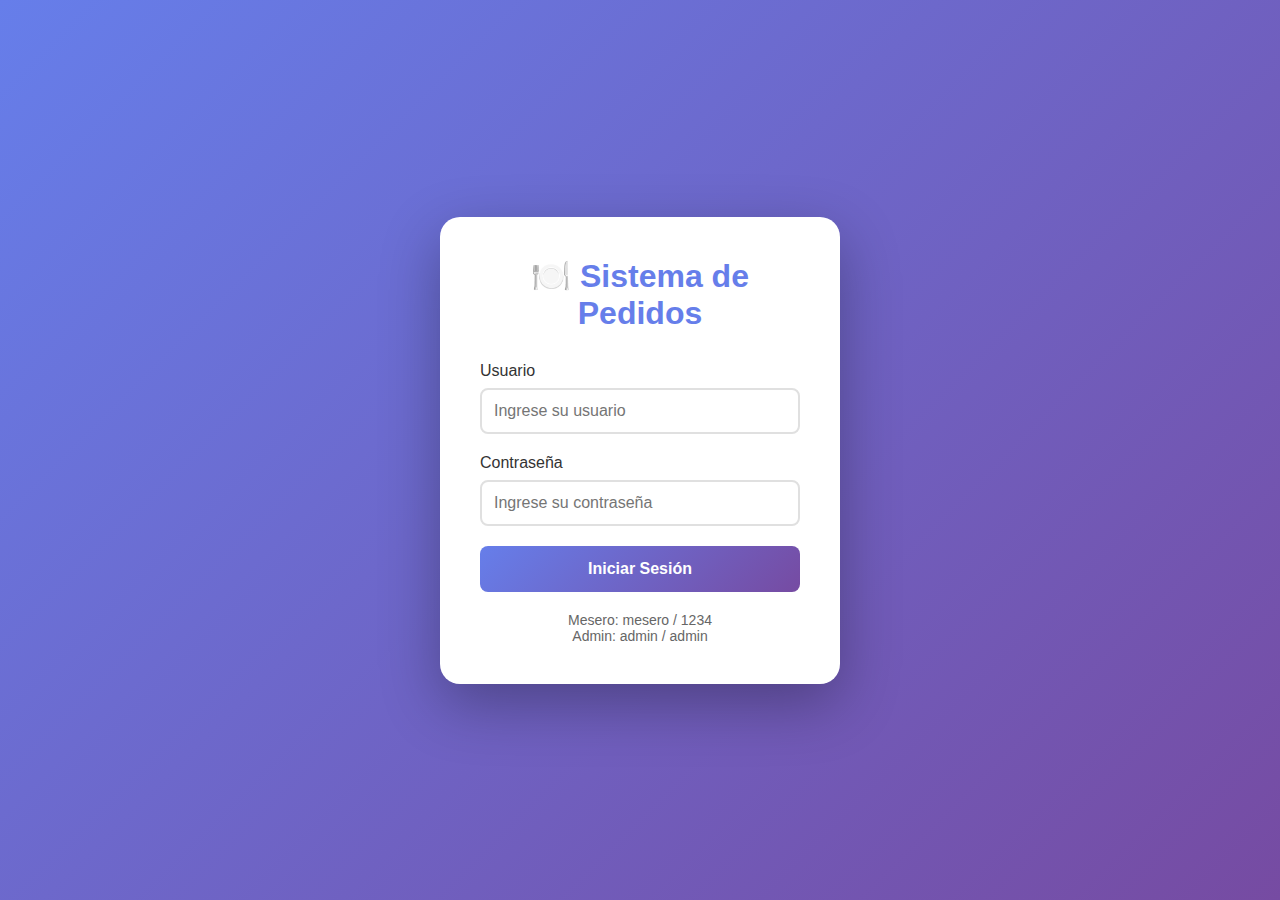
<file: proyectos/index.html>
<!DOCTYPE html>
<html lang="es">
<head>
    <meta charset="UTF-8">
    <meta name="viewport" content="width=device-width, initial-scale=1.0">
    <title>Sistema de Pedidos - Restaurante</title>
    <style>
        * {
            margin: 0;
            padding: 0;
            box-sizing: border-box;
        }

        body {
            font-family: 'Segoe UI', Tahoma, Geneva, Verdana, sans-serif;
            background: linear-gradient(135deg, #667eea 0%, #764ba2 100%);
            min-height: 100vh;
            display: flex;
            justify-content: center;
            align-items: center;
            padding: 20px;
        }

        .container {
            width: 100%;
            max-width: 1200px;
        }

        /* Login */
        .login-container {
            background: white;
            padding: 40px;
            border-radius: 20px;
            box-shadow: 0 20px 60px rgba(0,0,0,0.3);
            max-width: 400px;
            margin: 0 auto;
        }

        .login-container h1 {
            color: #667eea;
            margin-bottom: 30px;
            text-align: center;
        }

        .input-group {
            margin-bottom: 20px;
        }

        .input-group label {
            display: block;
            margin-bottom: 8px;
            color: #333;
            font-weight: 500;
        }

        .input-group input {
            width: 100%;
            padding: 12px;
            border: 2px solid #e0e0e0;
            border-radius: 8px;
            font-size: 16px;
            transition: border-color 0.3s;
        }

        .input-group input:focus {
            outline: none;
            border-color: #667eea;
        }

        .btn {
            width: 100%;
            padding: 14px;
            background: linear-gradient(135deg, #667eea 0%, #764ba2 100%);
            color: white;
            border: none;
            border-radius: 8px;
            font-size: 16px;
            font-weight: 600;
            cursor: pointer;
            transition: transform 0.2s;
        }

        .btn:hover {
            transform: translateY(-2px);
        }

        .btn:active {
            transform: translateY(0);
        }

        /* Dashboard */
        .dashboard {
            display: none;
            background: white;
            border-radius: 20px;
            padding: 30px;
            box-shadow: 0 20px 60px rgba(0,0,0,0.3);
        }

        .dashboard.active {
            display: block;
        }

        .header {
            display: flex;
            justify-content: space-between;
            align-items: center;
            margin-bottom: 30px;
            flex-wrap: wrap;
            gap: 15px;
        }

        .user-info {
            display: flex;
            flex-direction: column;
            gap: 5px;
        }

        .user-info h2 {
            color: #667eea;
        }

        .user-info .stats {
            color: #666;
            font-size: 14px;
        }

        .logout-btn {
            padding: 10px 20px;
            background: #ff4757;
            color: white;
            border: none;
            border-radius: 8px;
            cursor: pointer;
            font-weight: 600;
        }

        .admin-actions {
            margin-top: 15px;
        }

        .ticket-btn {
            padding: 10px 20px;
            background: #2ecc71;
            color: white;
            border: none;
            border-radius: 8px;
            cursor: pointer;
            font-weight: 600;
            margin-left: 10px;
        }

        .tables-grid {
            display: grid;
            grid-template-columns: repeat(auto-fill, minmax(150px, 1fr));
            gap: 20px;
            margin-top: 20px;
        }

        .table-card {
            background: #f8f9fa;
            padding: 30px 20px;
            border-radius: 15px;
            text-align: center;
            cursor: pointer;
            transition: all 0.3s;
            border: 3px solid transparent;
        }

        .table-card:hover {
            transform: translateY(-5px);
            box-shadow: 0 10px 25px rgba(0,0,0,0.1);
        }

        .table-card.available {
            border-color: #2ecc71;
        }

        .table-card.occupied {
            border-color: #ff4757;
            background: #ffe0e3;
        }

        .table-number {
            font-size: 24px;
            font-weight: bold;
            color: #333;
            margin-bottom: 10px;
        }

        .table-status {
            font-size: 14px;
            font-weight: 600;
            padding: 5px 10px;
            border-radius: 20px;
            display: inline-block;
        }

        .status-available {
            background: #2ecc71;
            color: white;
        }

        .status-occupied {
            background: #ff4757;
            color: white;
        }

        /* Modal */
        .modal {
            display: none;
            position: fixed;
            top: 0;
            left: 0;
            width: 100%;
            height: 100%;
            background: rgba(0,0,0,0.5);
            z-index: 1000;
            padding: 20px;
            overflow-y: auto;
        }

        .modal.active {
            display: flex;
            justify-content: center;
            align-items: center;
        }

        .modal-content {
            background: white;
            padding: 30px;
            border-radius: 20px;
            max-width: 600px;
            width: 100%;
            max-height: 90vh;
            overflow-y: auto;
        }

        .modal-header {
            display: flex;
            justify-content: space-between;
            align-items: center;
            margin-bottom: 20px;
        }

        .modal-header h2 {
            color: #667eea;
        }

        .close-btn {
            font-size: 28px;
            cursor: pointer;
            color: #666;
            background: none;
            border: none;
        }

        .menu-category {
            margin-bottom: 20px;
        }

        .menu-category h3 {
            color: #333;
            margin-bottom: 10px;
            padding-bottom: 5px;
            border-bottom: 2px solid #667eea;
        }

        .menu-item {
            display: flex;
            justify-content: space-between;
            align-items: center;
            padding: 10px;
            margin: 5px 0;
            background: #f8f9fa;
            border-radius: 8px;
        }

        .menu-item-info {
            flex: 1;
        }

        .menu-item-name {
            font-weight: 600;
            color: #333;
        }

        .menu-item-price {
            color: #2ecc71;
            font-weight: bold;
        }

        .add-btn {
            padding: 8px 15px;
            background: #667eea;
            color: white;
            border: none;
            border-radius: 6px;
            cursor: pointer;
            font-weight: 600;
        }

        .order-summary {
            margin-top: 20px;
            padding: 20px;
            background: #f8f9fa;
            border-radius: 10px;
        }

        .order-summary h3 {
            color: #333;
            margin-bottom: 15px;
        }

        .order-item {
            display: flex;
            justify-content: space-between;
            margin-bottom: 10px;
            padding-bottom: 10px;
            border-bottom: 1px solid #e0e0e0;
        }

        .order-total {
            font-size: 18px;
            font-weight: bold;
            color: #667eea;
            margin-top: 15px;
            text-align: right;
        }

        .confirm-btn {
            width: 100%;
            padding: 14px;
            background: #2ecc71;
            color: white;
            border: none;
            border-radius: 8px;
            font-size: 16px;
            font-weight: 600;
            cursor: pointer;
            margin-top: 15px;
        }

        /* Ticket */
        .ticket {
            background: white;
            padding: 20px;
            max-width: 300px;
            margin: 0 auto;
            font-family: 'Courier New', monospace;
            border: 2px dashed #333;
        }

        .ticket-header {
            text-align: center;
            margin-bottom: 20px;
            border-bottom: 2px dashed #333;
            padding-bottom: 10px;
        }

        .ticket-title {
            font-size: 20px;
            font-weight: bold;
        }

        .ticket-info {
            font-size: 12px;
            margin: 5px 0;
        }

        .ticket-items {
            margin: 20px 0;
        }

        .ticket-item {
            display: flex;
            justify-content: space-between;
            margin: 5px 0;
            font-size: 14px;
        }

        .ticket-footer {
            border-top: 2px dashed #333;
            padding-top: 10px;
            margin-top: 10px;
        }

        .ticket-total {
            display: flex;
            justify-content: space-between;
            font-weight: bold;
            font-size: 16px;
        }

        @media (max-width: 768px) {
            .tables-grid {
                grid-template-columns: repeat(auto-fill, minmax(120px, 1fr));
                gap: 15px;
            }

            .login-container {
                padding: 30px 20px;
            }

            .dashboard {
                padding: 20px;
            }

            .header {
                flex-direction: column;
                align-items: flex-start;
            }
        }
    </style>
</head>
<body>
    <div class="container">
        <!-- Login -->
        <div id="loginView" class="login-container">
            <h1>🍽️ Sistema de Pedidos</h1>
            <div class="input-group">
                <label>Usuario</label>
                <input type="text" id="username" placeholder="Ingrese su usuario">
            </div>
            <div class="input-group">
                <label>Contraseña</label>
                <input type="password" id="password" placeholder="Ingrese su contraseña">
            </div>
            <button class="btn" onclick="login()">Iniciar Sesión</button>
            <p style="margin-top: 20px; text-align: center; color: #666; font-size: 14px;">
                Mesero: mesero / 1234<br>
                Admin: admin / admin
            </p>
        </div>

        <!-- Dashboard -->
        <div id="dashboardView" class="dashboard">
            <div class="header">
                <div class="user-info">
                    <h2 id="welcomeText">Bienvenido</h2>
                    <div class="stats">
                        <span id="timeDisplay"></span> | 
                        <span id="ordersCount">Pedidos hoy: 0</span>
                    </div>
                </div>
                <div>
                    <button class="logout-btn" onclick="logout()">Cerrar Sesión</button>
                    <div id="adminActions" class="admin-actions" style="display: none;">
                        <button class="ticket-btn" onclick="showTicketPreview()">Ver Ticket de Ejemplo</button>
                    </div>
                </div>
            </div>

            <h3 style="color: #333; margin-bottom: 15px;">Mesas del Restaurante</h3>
            <div id="tablesGrid" class="tables-grid"></div>
        </div>

        <!-- Modal de Pedido -->
        <div id="orderModal" class="modal">
            <div class="modal-content">
                <div class="modal-header">
                    <h2 id="modalTitle">Mesa #1</h2>
                    <button class="close-btn" onclick="closeModal()">&times;</button>
                </div>

                <div id="menuContent"></div>

                <div id="orderSummary" class="order-summary" style="display: none;">
                    <h3>Resumen del Pedido</h3>
                    <div id="orderItems"></div>
                    <div class="order-total" id="orderTotal">Total: $0</div>
                    <button class="confirm-btn" onclick="confirmOrder()">Confirmar Pedido</button>
                </div>
            </div>
        </div>

        <!-- Modal de Ticket -->
        <div id="ticketModal" class="modal">
            <div class="modal-content">
                <div class="modal-header">
                    <h2>Vista Previa del Ticket</h2>
                    <button class="close-btn" onclick="closeTicketModal()">&times;</button>
                </div>
                <div id="ticketContent"></div>
            </div>
        </div>
    </div>

    <script>
        // Datos de usuarios
        const users = {
            'mesero': { password: '1234', role: 'waiter', name: 'Juan Pérez' },
            'admin': { password: 'admin', role: 'admin', name: 'Administrador' }
        };

        // Datos del menú
        const menu = {
            'Entradas': [
                { name: 'Ensalada César', price: 8.99 },
                { name: 'Sopa del Día', price: 6.50 },
                { name: 'Nachos con Queso', price: 9.99 }
            ],
            'Platos Principales': [
                { name: 'Hamburguesa Clásica', price: 12.99 },
                { name: 'Pizza Margarita', price: 14.99 },
                { name: 'Pollo a la Parrilla', price: 16.50 },
                { name: 'Pasta Alfredo', price: 13.99 }
            ],
            'Bebidas': [
                { name: 'Refresco', price: 2.50 },
                { name: 'Jugo Natural', price: 3.50 },
                { name: 'Café', price: 2.00 }
            ],
            'Postres': [
                { name: 'Helado', price: 4.50 },
                { name: 'Cheesecake', price: 5.99 },
                { name: 'Brownie', price: 4.99 }
            ]
        };

        // Estado de las mesas
        let tables = {};
        for (let i = 1; i <= 12; i++) {
            tables[i] = { occupied: false, order: [] };
        }

        let currentUser = null;
        let currentTable = null;
        let currentOrder = [];
        let ordersToday = 0;

        // Login
        function login() {
            const username = document.getElementById('username').value;
            const password = document.getElementById('password').value;

            if (users[username] && users[username].password === password) {
                currentUser = { username, ...users[username] };
                showDashboard();
            } else {
                alert('Usuario o contraseña incorrectos');
            }
        }

        // Mostrar Dashboard
        function showDashboard() {
            document.getElementById('loginView').style.display = 'none';
            document.getElementById('dashboardView').classList.add('active');
            document.getElementById('welcomeText').textContent = `Hola, ${currentUser.name}`;
            
            if (currentUser.role === 'admin') {
                document.getElementById('adminActions').style.display = 'block';
            }

            updateTime();
            setInterval(updateTime, 1000);
            renderTables();
        }

        // Actualizar hora
        function updateTime() {
            const now = new Date();
            const timeStr = now.toLocaleTimeString('es-ES');
            document.getElementById('timeDisplay').textContent = timeStr;
        }

        // Renderizar mesas
        function renderTables() {
            const grid = document.getElementById('tablesGrid');
            grid.innerHTML = '';

            for (let i = 1; i <= 12; i++) {
                const table = tables[i];
                const card = document.createElement('div');
                card.className = `table-card ${table.occupied ? 'occupied' : 'available'}`;
                card.onclick = () => openTable(i);
                
                card.innerHTML = `
                    <div class="table-number">Mesa ${i}</div>
                    <span class="table-status ${table.occupied ? 'status-occupied' : 'status-available'}">
                        ${table.occupied ? 'Ocupada' : 'Disponible'}
                    </span>
                `;
                
                grid.appendChild(card);
            }
        }

        // Abrir mesa
        function openTable(tableNum) {
            currentTable = tableNum;
            currentOrder = [];
            document.getElementById('modalTitle').textContent = `Mesa #${tableNum}`;
            
            if (tables[tableNum].occupied) {
                showOrderDetails(tableNum);
            } else {
                showMenu();
            }
            
            document.getElementById('orderModal').classList.add('active');
        }

        // Mostrar menú
        function showMenu() {
            const menuContent = document.getElementById('menuContent');
            menuContent.innerHTML = '<h3 style="color: #333; margin-bottom: 15px;">Menú</h3>';
            
            for (const [category, items] of Object.entries(menu)) {
                const categoryDiv = document.createElement('div');
                categoryDiv.className = 'menu-category';
                categoryDiv.innerHTML = `<h3>${category}</h3>`;
                
                items.forEach((item, idx) => {
                    const itemDiv = document.createElement('div');
                    itemDiv.className = 'menu-item';
                    itemDiv.innerHTML = `
                        <div class="menu-item-info">
                            <div class="menu-item-name">${item.name}</div>
                            <div class="menu-item-price">$${item.price.toFixed(2)}</div>
                        </div>
                        <button class="add-btn" onclick="addItem('${category}', ${idx})">Agregar</button>
                    `;
                    categoryDiv.appendChild(itemDiv);
                });
                
                menuContent.appendChild(categoryDiv);
            }
        }

        // Agregar item al pedido
        function addItem(category, index) {
            const item = menu[category][index];
            currentOrder.push(item);
            updateOrderSummary();
        }

        // Actualizar resumen del pedido
        function updateOrderSummary() {
            const summary = document.getElementById('orderSummary');
            const items = document.getElementById('orderItems');
            
            if (currentOrder.length === 0) {
                summary.style.display = 'none';
                return;
            }
            
            summary.style.display = 'block';
            items.innerHTML = '';
            
            let total = 0;
            currentOrder.forEach((item, idx) => {
                const itemDiv = document.createElement('div');
                itemDiv.className = 'order-item';
                itemDiv.innerHTML = `
                    <span>${item.name}</span>
                    <span>$${item.price.toFixed(2)}</span>
                `;
                items.appendChild(itemDiv);
                total += item.price;
            });
            
            document.getElementById('orderTotal').textContent = `Total: $${total.toFixed(2)}`;
        }

        // Confirmar pedido
        function confirmOrder() {
            if (currentOrder.length === 0) {
                alert('El pedido está vacío');
                return;
            }
            
            tables[currentTable].occupied = true;
            tables[currentTable].order = [...currentOrder];
            ordersToday++;
            document.getElementById('ordersCount').textContent = `Pedidos hoy: ${ordersToday}`;
            
            alert('Pedido confirmado exitosamente');
            closeModal();
            renderTables();
        }

        // Mostrar detalles del pedido
        function showOrderDetails(tableNum) {
            const menuContent = document.getElementById('menuContent');
            const order = tables[tableNum].order;
            
            menuContent.innerHTML = '<h3 style="color: #333; margin-bottom: 15px;">Detalles del Pedido</h3>';
            
            let total = 0;
            order.forEach(item => {
                const itemDiv = document.createElement('div');
                itemDiv.className = 'menu-item';
                itemDiv.innerHTML = `
                    <div class="menu-item-info">
                        <div class="menu-item-name">${item.name}</div>
                        <div class="menu-item-price">$${item.price.toFixed(2)}</div>
                    </div>
                `;
                menuContent.appendChild(itemDiv);
                total += item.price;
            });
            
            const totalDiv = document.createElement('div');
            totalDiv.style.cssText = 'margin-top: 20px; font-size: 18px; font-weight: bold; text-align: right; color: #667eea;';
            totalDiv.textContent = `Total: $${total.toFixed(2)}`;
            menuContent.appendChild(totalDiv);
            
            const closeBtn = document.createElement('button');
            closeBtn.className = 'confirm-btn';
            closeBtn.textContent = 'Cerrar Mesa';
            closeBtn.style.background = '#ff4757';
            closeBtn.onclick = () => {
                tables[tableNum].occupied = false;
                tables[tableNum].order = [];
                closeModal();
                renderTables();
            };
            menuContent.appendChild(closeBtn);
        }

        // Cerrar modal
        function closeModal() {
            document.getElementById('orderModal').classList.remove('active');
            currentOrder = [];
            currentTable = null;
        }

        // Mostrar ticket de ejemplo
        function showTicketPreview() {
            const ticketContent = document.getElementById('ticketContent');
            const now = new Date();
            
            ticketContent.innerHTML = `
                <div class="ticket">
                    <div class="ticket-header">
                        <div class="ticket-title">RESTAURANTE LA MESA</div>
                        <div class="ticket-info">Calle Principal #123</div>
                        <div class="ticket-info">Tel: (123) 456-7890</div>
                        <div class="ticket-info">Fecha: ${now.toLocaleDateString('es-ES')}</div>
                        <div class="ticket-info">Hora: ${now.toLocaleTimeString('es-ES')}</div>
                    </div>
                    
                    <div class="ticket-info" style="margin-bottom: 10px;">
                        <strong>Mesa:</strong> 5<br>
                        <strong>Mesero:</strong> ${currentUser.name}
                    </div>
                    
                    <div class="ticket-items">
                        <div class="ticket-item">
                            <span>Hamburguesa Clásica</span>
                            <span>$12.99</span>
                        </div>
                        <div class="ticket-item">
                            <span>Refresco</span>
                            <span>$2.50</span>
                        </div>
                        <div class="ticket-item">
                            <span>Helado</span>
                            <span>$4.50</span>
                        </div>
                    </div>
                    
                    <div class="ticket-footer">
                        <div class="ticket-info">Subtotal: $19.99</div>
                        <div class="ticket-info">IVA (10%): $2.00</div>
                        <div class="ticket-total">
                            <span>TOTAL:</span>
                            <span>$21.99</span>
                        </div>
                    </div>
                    
                    <div style="text-align: center; margin-top: 20px; font-size: 12px;">
                        ¡Gracias por su visita!<br>
                        Vuelva pronto
                    </div>
                </div>
            `;
            
            document.getElementById('ticketModal').classList.add('active');
        }

        // Cerrar modal de ticket
        function closeTicketModal() {
            document.getElementById('ticketModal').classList.remove('active');
        }

        // Cerrar sesión
        function logout() {
            currentUser = null;
            document.getElementById('dashboardView').classList.remove('active');
            document.getElementById('loginView').style.display = 'block';
            document.getElementById('username').value = '';
            document.getElementById('password').value = '';
            ordersToday = 0;
        }
    </script>
</body>
</html>
</file>
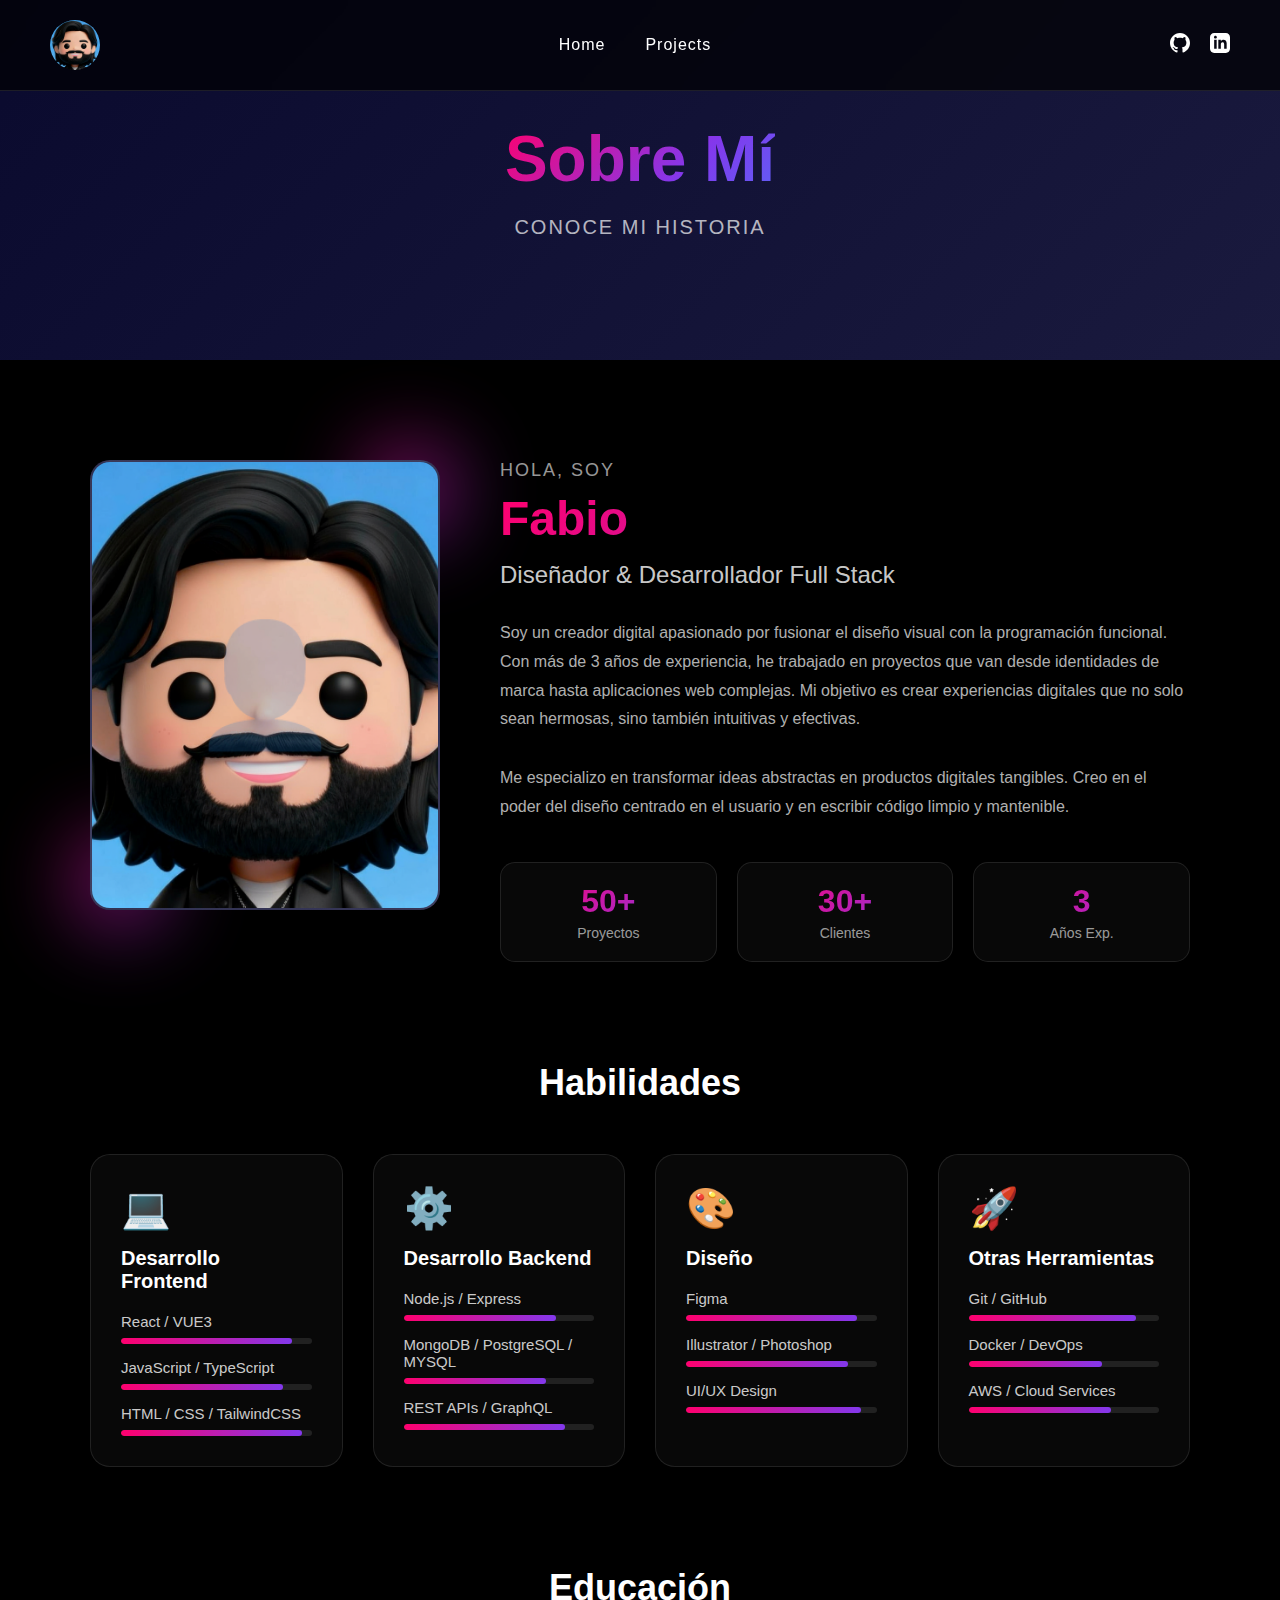
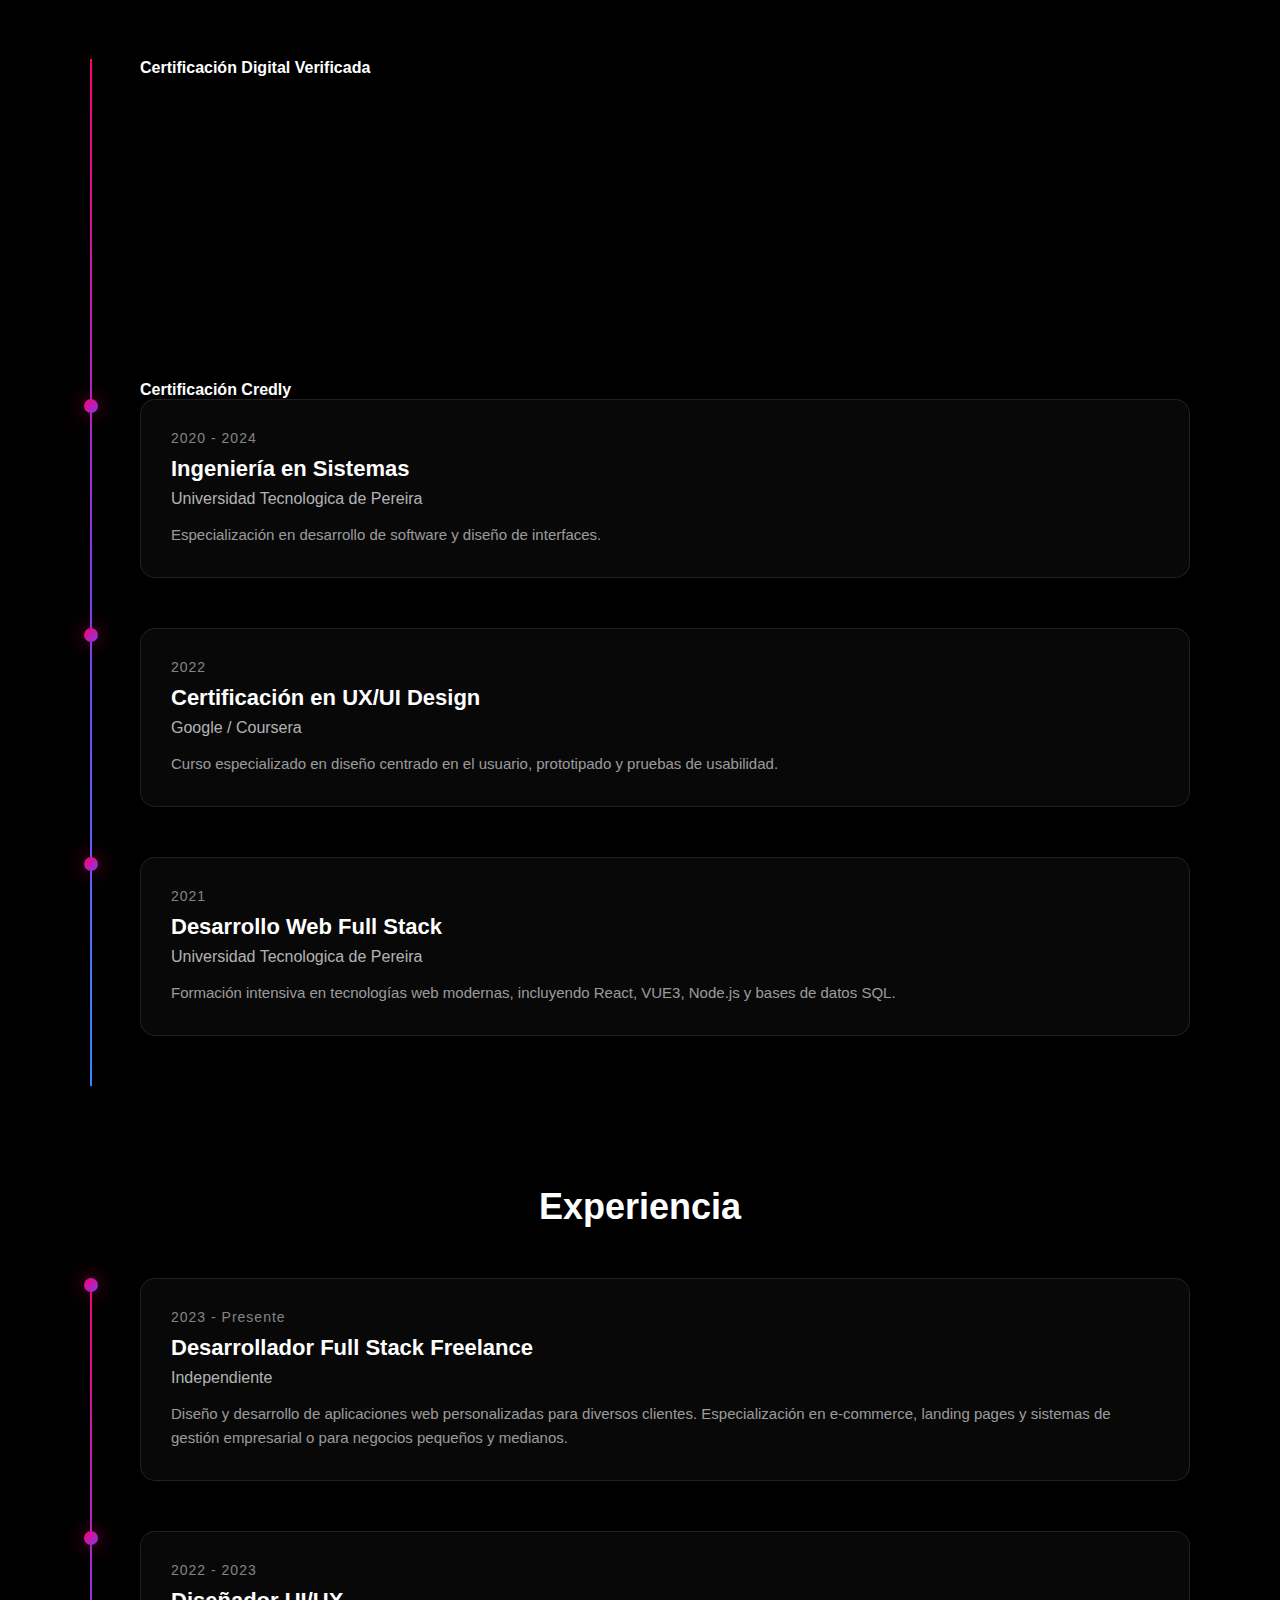
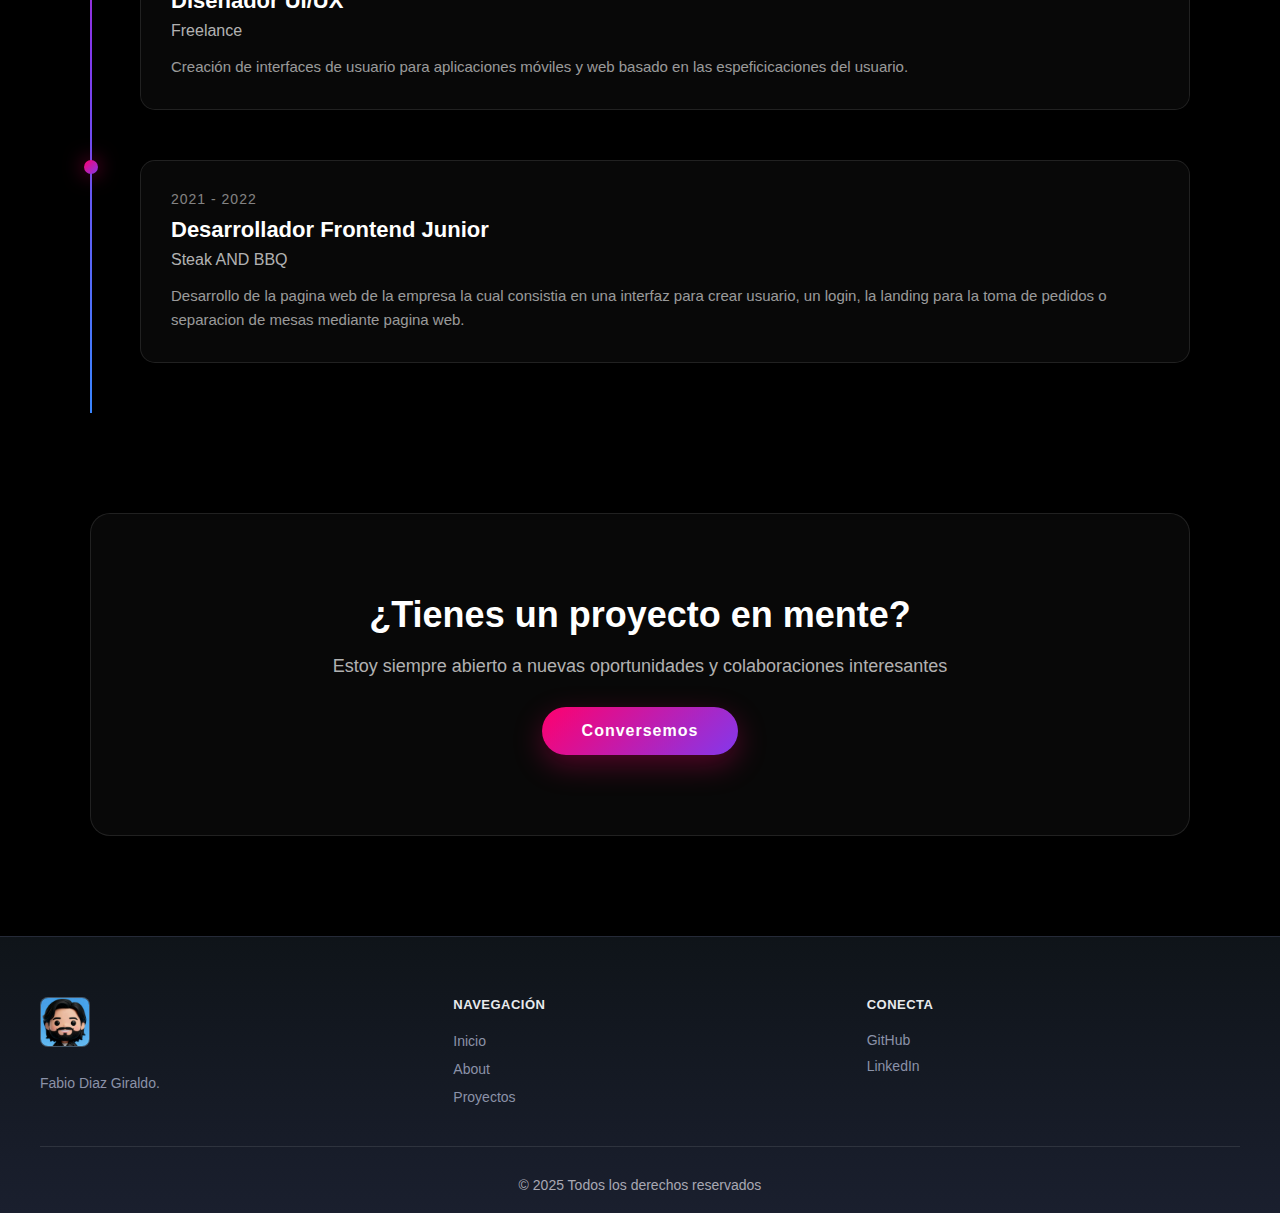
<file: about.html>
<!DOCTYPE html>
<html lang="es">
    <head>
        <meta charset="UTF-8">
        <meta name="viewport" content="width=device-width, initial-scale=1.0">
        <title>About | Portfolio</title>
        <link rel="stylesheet" href="css\about.css">
        <link rel="stylesheet" href="css\style.css">
    </head>
    <body>
        <header>
            <nav>
                <div class="logo">
                    <img src="img/logo.png">
                </div>
                <ul class="nav-links">
                    <li><a href="index.html">Home</a></li>
                    <li><a href="projects.html">Projects</a></li>
                </ul>
                <div class="social-icons">
                    
                    <a href="https://github.com/Fabio-Giraldo" title="GitHub">
                        <svg width="20" height="20" viewBox="0 0 24 24" fill="currentColor">
                            <path d="M12 0c-6.626 0-12 5.373-12 12 0 5.302 3.438 9.8 8.207 11.387.599.111.793-.261.793-.577v-2.234c-3.338.726-4.033-1.416-4.033-1.416-.546-1.387-1.333-1.756-1.333-1.756-1.089-.745.083-.729.083-.729 1.205.084 1.839 1.237 1.839 1.237 1.07 1.834 2.807 1.304 3.492.997.107-.775.418-1.305.762-1.604-2.665-.305-5.467-1.334-5.467-5.931 0-1.311.469-2.381 1.236-3.221-.124-.303-.535-1.524.117-3.176 0 0 1.008-.322 3.301 1.23.957-.266 1.983-.399 3.003-.404 1.02.005 2.047.138 3.006.404 2.291-1.552 3.297-1.23 3.297-1.23.653 1.653.242 2.874.118 3.176.77.84 1.235 1.911 1.235 3.221 0 4.609-2.807 5.624-5.479 5.921.43.372.823 1.102.823 2.222v3.293c0 .319.192.694.801.576 4.765-1.589 8.199-6.086 8.199-11.386 0-6.627-5.373-12-12-12z"/>
                        </svg>
                    </a>

                    <a href="https://linkedin.com/in/fabio-diaz-giraldo" title="LinkedIn">
                         <svg width="20" height="20" viewBox="0 0 24 24" fill="currentColor">
                            <path d="M19 0h-14c-2.761 0-5 2.239-5 5v14c0 2.761 2.239 5 5 5h14c2.762 0 5-2.239 5-5v-14c0-2.761-2.238-5-5-5zm-11 19h-3v-11h3v11zm-1.5-12.268c-.966 0-1.75-.79-1.75-1.764s.784-1.764 1.75-1.764 1.75.79 1.75 1.764-.783 1.764-1.75 1.764zm13.5 12.268h-3v-5.604c0-3.368-4-3.113-4 0v5.604h-3v-11h3v1.765c1.396-2.586 7-2.777 7 2.476v6.759z"/>
                        </svg>
                    </a>
                </div>
            </nav>
        </header>
        <main>
            
            <!-- Hero Section -->
            <section class="about-hero">
                <div class="hero-content">
                    <h1 class="page-title">Sobre Mí</h1>
                    <p class="page-subtitle">CONOCE MI HISTORIA</p>
                </div>
            </section>
            
            <!-- Contenido principal -->
            <div class="about-content">
                <!-- Profile Section -->
                <section class="profile-section">
                    <div class="profile-image-container">
                        <div class="profile-decoration decoration-1"></div>
                        <div class="profile-decoration decoration-2"></div>
                        <div class="profile-image">
                            <img src="img\logo.png">
                        </div>
                    </div>
                    
                    <div class="profile-info">
                        <p class="profile-greeting">HOLA, SOY</p>
                        <h2 class="profile-name">Fabio</h2>
                        <p class="profile-role">Diseñador & Desarrollador Full Stack</p>
                        <p class="profile-description">
                            Soy un creador digital apasionado por fusionar el diseño visual con la programación funcional. 
                            Con más de 3 años de experiencia, he trabajado en proyectos que van desde identidades de marca 
                            hasta aplicaciones web complejas. Mi objetivo es crear experiencias digitales que no solo sean 
                            hermosas, sino también intuitivas y efectivas.
                        </p>
                        <p class="profile-description">
                            Me especializo en transformar ideas abstractas en productos digitales tangibles. Creo en el 
                            poder del diseño centrado en el usuario y en escribir código limpio y mantenible.
                        </p>
                        
                        <div class="profile-stats">
                            <div class="stat-box">
                                <div class="stat-number">50+</div>
                                <div class="stat-label">Proyectos</div>
                            </div>
                            <div class="stat-box">
                                <div class="stat-number">30+</div>
                                <div class="stat-label">Clientes</div>
                            </div>
                            <div class="stat-box">
                                <div class="stat-number">3</div>
                                <div class="stat-label">Años Exp.</div>
                            </div>
                        </div>
                    </div>
                </section>
                
                <!-- Skills Section -->
                <section>
                    <h2 class="section-title">Habilidades</h2>
                    <div class="skills-grid">
                        <div class="skill-category">
                            <div class="skill-category-icon">💻</div>
                            <h3 class="skill-category-title">Desarrollo Frontend</h3>
                            <div class="skill-list">
                                <div>
                                    <div class="skill-item">
                                        <span class="skill-name">React / VUE3</span>
                                    </div>
                                    <div class="skill-bar">
                                        <div class="skill-progress" style="width: 90%"></div>
                                    </div>
                                </div>
                                <div>
                                    <div class="skill-item">
                                        <span class="skill-name">JavaScript / TypeScript</span>
                                    </div>
                                    <div class="skill-bar">
                                        <div class="skill-progress" style="width: 85%"></div>
                                    </div>
                                </div>
                                <div>
                                    <div class="skill-item">
                                        <span class="skill-name">HTML / CSS / TailwindCSS</span>
                                    </div>
                                    <div class="skill-bar">
                                        <div class="skill-progress" style="width: 95%"></div>
                                    </div>
                                </div>
                            </div>
                        </div>
                        
                        <div class="skill-category">
                            <div class="skill-category-icon">⚙️</div>
                            <h3 class="skill-category-title">Desarrollo Backend</h3>
                            <div class="skill-list">
                                <div>
                                    <div class="skill-item">
                                        <span class="skill-name">Node.js / Express</span>
                                    </div>
                                    <div class="skill-bar">
                                        <div class="skill-progress" style="width: 80%"></div>
                                    </div>
                                </div>
                                <div>
                                    <div class="skill-item">
                                        <span class="skill-name">MongoDB / PostgreSQL / MYSQL</span>
                                    </div>
                                    <div class="skill-bar">
                                        <div class="skill-progress" style="width: 75%"></div>
                                    </div>
                                </div>
                                <div>
                                    <div class="skill-item">
                                        <span class="skill-name">REST APIs / GraphQL</span>
                                    </div>
                                    <div class="skill-bar">
                                        <div class="skill-progress" style="width: 85%"></div>
                                    </div>
                                </div>
                            </div>
                        </div>
                        
                        <div class="skill-category">
                            <div class="skill-category-icon">🎨</div>
                            <h3 class="skill-category-title">Diseño</h3>
                            <div class="skill-list">
                                <div>
                                    <div class="skill-item">
                                        <span class="skill-name">Figma</span>
                                    </div>
                                    <div class="skill-bar">
                                        <div class="skill-progress" style="width: 90%"></div>
                                    </div>
                                </div>
                                <div>
                                    <div class="skill-item">
                                        <span class="skill-name">Illustrator / Photoshop</span>
                                    </div>
                                    <div class="skill-bar">
                                        <div class="skill-progress" style="width: 85%"></div>
                                    </div>
                                </div>
                                <div>
                                    <div class="skill-item">
                                        <span class="skill-name">UI/UX Design</span>
                                    </div>
                                    <div class="skill-bar">
                                        <div class="skill-progress" style="width: 92%"></div>
                                    </div>
                                </div>
                            </div>
                        </div>
                        
                        <div class="skill-category">
                            <div class="skill-category-icon">🚀</div>
                            <h3 class="skill-category-title">Otras Herramientas</h3>
                            <div class="skill-list">
                                <div>
                                    <div class="skill-item">
                                        <span class="skill-name">Git / GitHub</span>
                                    </div>
                                    <div class="skill-bar">
                                        <div class="skill-progress" style="width: 88%"></div>
                                    </div>
                                </div>
                                <div>
                                    <div class="skill-item">
                                        <span class="skill-name">Docker / DevOps</span>
                                    </div>
                                    <div class="skill-bar">
                                        <div class="skill-progress" style="width: 70%"></div>
                                    </div>
                                </div>
                                <div>
                                    <div class="skill-item">
                                        <span class="skill-name">AWS / Cloud Services</span>
                                    </div>
                                    <div class="skill-bar">
                                        <div class="skill-progress" style="width: 75%"></div>
                                    </div>
                                </div>
                            </div>
                        </div>
                    </div>
                </section>
                
                <!-- Education Section -->
                <section class="timeline-section">
                    <h2 class="section-title">Educación</h2>
                    <div class="timeline">
                        <div class="badges-container">
                            <!-- Badge 1: Badgr -->
                            <div class="badge-wrapper">
                                <h4>Certificación Digital Verificada</h4>
                                <div class="badge-compact">
                                <iframe 
                                    src="https://profiles.badgeclaimed.com/user-7584/badges/urn:uuid:98df438a-883b-4b61-9ad6-35c220474462.html" 
                                    width="300" 
                                    height="300" 
                                    frameborder="0"
                                    title="Badge Verificado Badgr"
                                    loading="lazy">
                                </iframe>
                                </div>
                            </div>

                            <!-- Badge 2: Credly -->
                            <div class="badge-wrapper">
                                <h4>Certificación Credly</h4>
                                <div class="badge-compact credly-badge">
                                <div 
                                    data-iframe-width="150" 
                                    data-iframe-height="270" 
                                    data-share-badge-id="9e5c636b-a614-4176-9a8a-d6fcfd37f9d6" 
                                    data-share-badge-host="https://www.credly.com">
                                </div>
                                </div>
                            </div>
                            </div>



                        <div class="timeline-item" style="animation-delay: 0.1s">
                            <div class="timeline-content">
                                <p class="timeline-date">2020 - 2024</p>
                                <h3 class="timeline-title">Ingeniería en Sistemas</h3>
                                <p class="timeline-subtitle">Universidad Tecnologica de Pereira</p>
                                <p class="timeline-description">
                                    Especialización en desarrollo de software y diseño de interfaces.
                                </p>
                            </div>
                        </div>
                        
                        <div class="timeline-item" style="animation-delay: 0.2s">
                            <div class="timeline-content">
                                <p class="timeline-date">2022</p>
                                <h3 class="timeline-title">Certificación en UX/UI Design</h3>
                                <p class="timeline-subtitle">Google / Coursera</p>
                                <p class="timeline-description">
                                    Curso especializado en diseño centrado en el usuario, prototipado y pruebas de usabilidad.
                                </p>
                            </div>
                        </div>
                        
                        <div class="timeline-item" style="animation-delay: 0.3s">
                            <div class="timeline-content">
                                <p class="timeline-date">2021</p>
                                <h3 class="timeline-title">Desarrollo Web Full Stack</h3>
                                <p class="timeline-subtitle">Universidad Tecnologica de Pereira</p>
                                <p class="timeline-description">
                                    Formación intensiva en tecnologías web modernas, incluyendo React, VUE3, Node.js y bases de datos SQL.
                                </p>
                            </div>
                        </div>
                    </div>
                </section>
                
                <!-- Experience Section -->
                <section class="timeline-section">
                    <h2 class="section-title">Experiencia</h2>
                    <div class="timeline">
                        <div class="timeline-item" style="animation-delay: 0.1s">
                            <div class="timeline-content">
                                <p class="timeline-date">2023 - Presente</p>
                                <h3 class="timeline-title">Desarrollador Full Stack Freelance</h3>
                                <p class="timeline-subtitle">Independiente</p>
                                <p class="timeline-description">
                                    Diseño y desarrollo de aplicaciones web personalizadas para diversos clientes. Especialización 
                                    en e-commerce, landing pages y sistemas de gestión empresarial o para negocios pequeños y medianos.
                                </p>
                            </div>
                        </div>
                        
                        <div class="timeline-item" style="animation-delay: 0.2s">
                            <div class="timeline-content">
                                <p class="timeline-date">2022 - 2023</p>
                                <h3 class="timeline-title">Diseñador UI/UX</h3>
                                <p class="timeline-subtitle">Freelance</p>
                                <p class="timeline-description">
                                    Creación de interfaces de usuario para aplicaciones móviles y web basado en las espeficicaciones del usuario.
                                </p>
                            </div>
                        </div>
                        
                        <div class="timeline-item" style="animation-delay: 0.3s">
                            <div class="timeline-content">
                                <p class="timeline-date">2021 - 2022</p>
                                <h3 class="timeline-title">Desarrollador Frontend Junior</h3>
                                <p class="timeline-subtitle">Steak AND BBQ</p>
                                <p class="timeline-description">
                                    Desarrollo de la pagina web de la empresa la cual consistia en una interfaz para crear usuario, un login, la landing para la toma de pedidos o separacion de mesas mediante pagina web.
                                </p>
                            </div>
                        </div>
                    </div>
                </section>
                
                <!-- Contact CTA -->
                <section class="contact-cta">
                    <h2 class="cta-title">¿Tienes un proyecto en mente?</h2>
                    <p class="cta-description">
                        Estoy siempre abierto a nuevas oportunidades y colaboraciones interesantes
                    </p>
                    <a href="#contact" class="cta-button">Conversemos</a>
                </section>
            </div>

        </main>
        <footer>
            <div class="footer-content">
                <div class="footer-section">
                    <div class="footer-logo">
                        <img src="img/logo.png">
                    </div>
                    <p class="footer-tagline">Fabio Diaz Giraldo.</p>
                </div>
                <div class="footer-section">
                    <h3>Navegación</h3>
                    <ul class="footer-links">
                        <li><a href="index.html">Inicio</a></li>
                        <li><a href="about.html">About</a></li>
                        <li><a href="projects.html">Proyectos</a></li>
                    </ul>
                </div>
                <div class="footer-section">
                    <h3>Conecta</h3>
                    <div class="footer-social">
                        <a href="https://github.com/Fabio-Giraldo" title="GitHub">GitHub</a>
                        <a href="https://www.linkedin.com/in/fabio-diaz-giraldo" title="LinkedIn">LinkedIn</a>
                    </div>
                </div>
            </div>
            <div class="footer-bottom">
                <p>&copy; 2025 Todos los derechos reservados</p>
            </div>
        </footer>
        <script src="js\about.js"></script>
        <script type="text/javascript" async src="//cdn.credly.com/assets/utilities/embed.js"></script>
    </body>

</html>
</file>
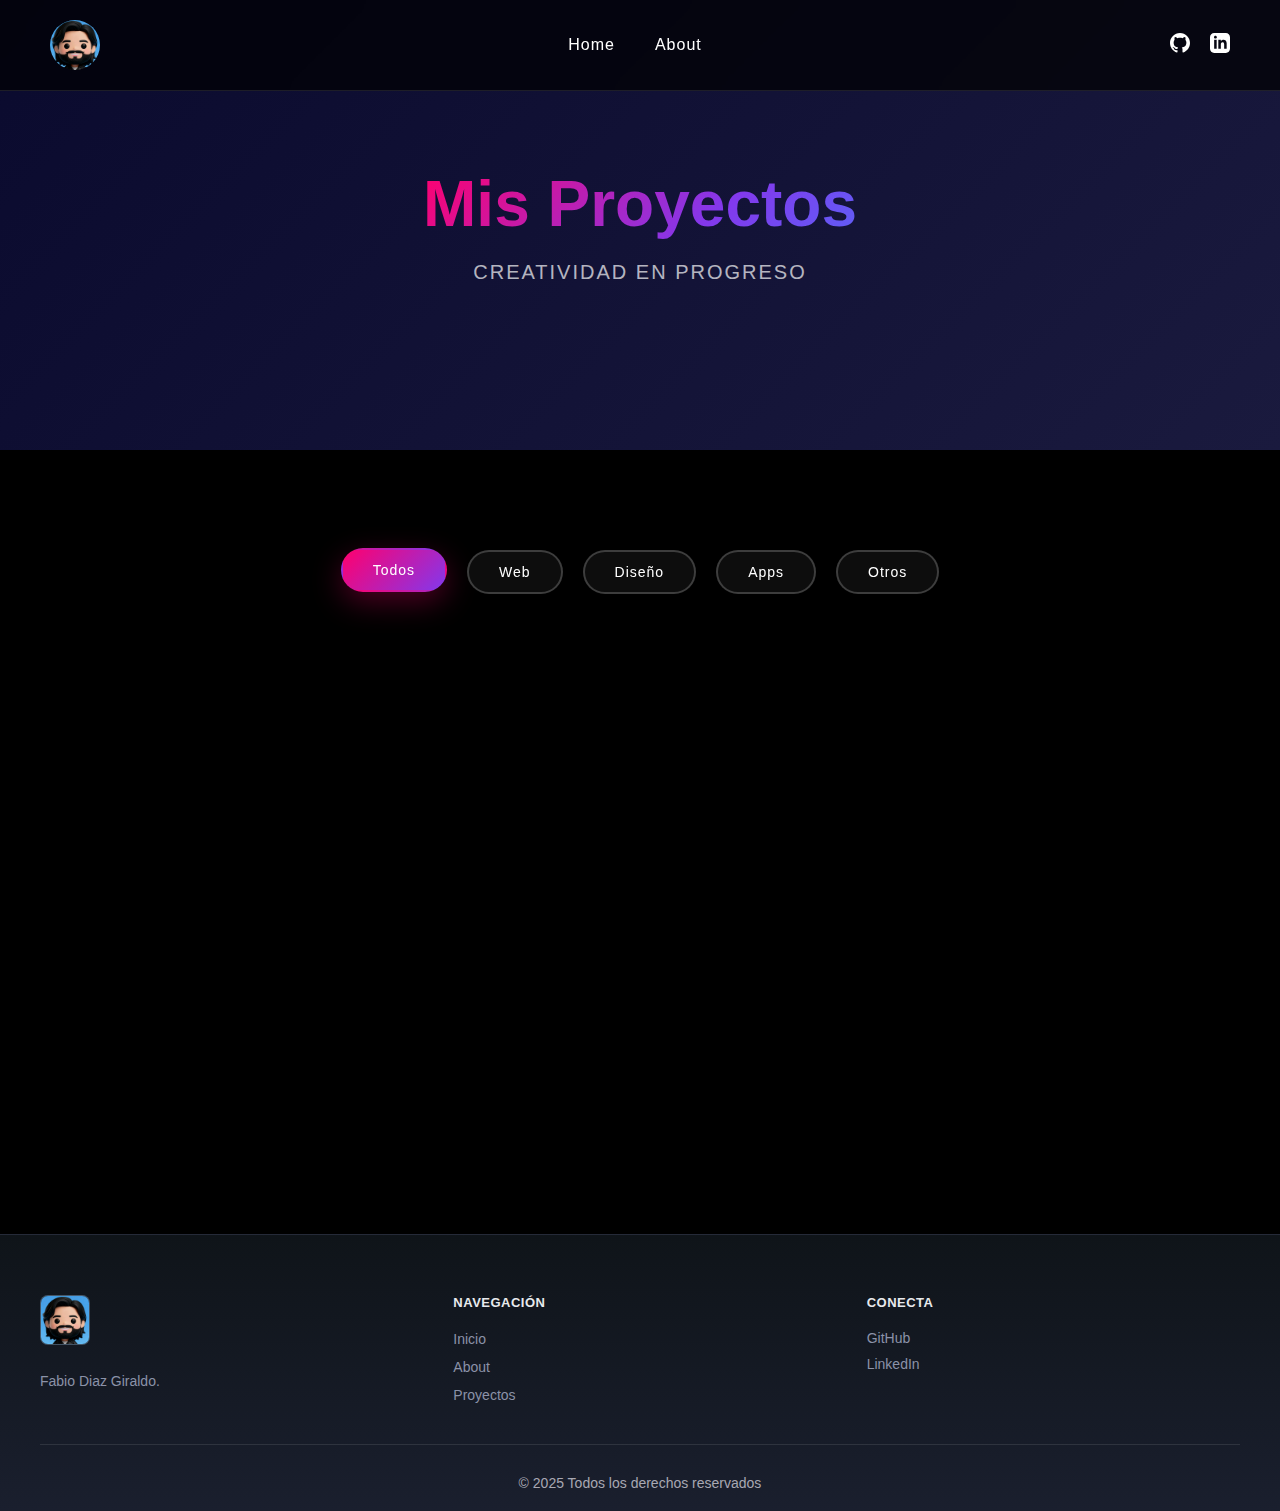
<file: projects.html>
<!DOCTYPE html>
<html lang="es">
    <head>
        <meta charset="UTF-8">
        <meta name="viewport" content="width=device-width, initial-scale=1.0">
        <title>Proyectos | Portfolio</title>

        <!-- Enlace al CSS externo -->
         <link rel="stylesheet" href="css\projects.css">
         <link rel="stylesheet" href="css\style.css">
    </head>
    <body>
        <header>
            <nav>
                <div class="logo">
                    <img src="img/logo.png">
                </div>
                <ul class="nav-links">
                    <li><a href="index.html">Home</a></li>
                    <li><a href="about.html">About</a></li>
                </ul>
                <div class="social-icons">
                    
                    <a href="https://github.com/Fabio-Giraldo" title="GitHub">
                        <svg width="20" height="20" viewBox="0 0 24 24" fill="currentColor">
                            <path d="M12 0c-6.626 0-12 5.373-12 12 0 5.302 3.438 9.8 8.207 11.387.599.111.793-.261.793-.577v-2.234c-3.338.726-4.033-1.416-4.033-1.416-.546-1.387-1.333-1.756-1.333-1.756-1.089-.745.083-.729.083-.729 1.205.084 1.839 1.237 1.839 1.237 1.07 1.834 2.807 1.304 3.492.997.107-.775.418-1.305.762-1.604-2.665-.305-5.467-1.334-5.467-5.931 0-1.311.469-2.381 1.236-3.221-.124-.303-.535-1.524.117-3.176 0 0 1.008-.322 3.301 1.23.957-.266 1.983-.399 3.003-.404 1.02.005 2.047.138 3.006.404 2.291-1.552 3.297-1.23 3.297-1.23.653 1.653.242 2.874.118 3.176.77.84 1.235 1.911 1.235 3.221 0 4.609-2.807 5.624-5.479 5.921.43.372.823 1.102.823 2.222v3.293c0 .319.192.694.801.576 4.765-1.589 8.199-6.086 8.199-11.386 0-6.627-5.373-12-12-12z"/>
                        </svg>
                    </a>

                    <a href="https://www.linkedin.com/in/fabio-diaz-giraldo" title="LinkedIn">
                         <svg width="20" height="20" viewBox="0 0 24 24" fill="currentColor">
                            <path d="M19 0h-14c-2.761 0-5 2.239-5 5v14c0 2.761 2.239 5 5 5h14c2.762 0 5-2.239 5-5v-14c0-2.761-2.238-5-5-5zm-11 19h-3v-11h3v11zm-1.5-12.268c-.966 0-1.75-.79-1.75-1.764s.784-1.764 1.75-1.764 1.75.79 1.75 1.764-.783 1.764-1.75 1.764zm13.5 12.268h-3v-5.604c0-3.368-4-3.113-4 0v5.604h-3v-11h3v1.765c1.396-2.586 7-2.777 7 2.476v6.759z"/>
                        </svg>
                    </a>
                </div>
            </nav>
        </header>
        <main>
            <!-- Hero Section -->
             <section class="page-hero">
                <div class="hero-content">
                    <h1 class="page-title">Mis Proyectos</h1>
                    <p class="page-subtitle">CREATIVIDAD EN PROGRESO</p>
                </div>
            </section>
            
            <!-- Projects Section -->
            <section class="projects-section">
                <!-- Filtros -->
                <div class="filter-buttons">
                    <button class="filter-btn active" data-filter="all">Todos</button>
                    <button class="filter-btn" data-filter="web">Web</button>
                    <button class="filter-btn" data-filter="design">Diseño</button>
                    <button class="filter-btn" data-filter="app">Apps</button>
                    <button class="filter-btn" data-filter="other">Otros</button>
                </div>
                
                <!-- Grid de proyectos -->
                <div class="projects-grid" id="projectsGrid">
                    <!-- Ejemplo de tarjeta -->
                     <div class="project-card" data-category="web">
                        <div class="project-image">
                            <span class="project-tag">WEB</span>
                            <img src="img/toma_de_pedidos.png">
                        </div>
                        <div class="project-content">
                            <h3 class="project-title">Toma de pedidos</h3>
                            <p class="project-description">
                                Plataforma para la toma de pedidos de un restaurante sencilla que solo busca optimizar la atencion al cliente y la eficiencia de su toma de pedidos.
                            </p>
                            <div class="project-technologies">
                                <span class="tech-tag">HTML</span>
                                <span class="tech-tag">CSS</span>
                                <span class="tech-tag">JS</span>
                            </div>
                            <div class="project-links">
                                <a href="proyectos\index.html" class="project-link primary">Ver Proyecto</a>
                                <a href="#" class="project-link">GitHub</a>
                            </div>
                        </div>
                    </div>
                    <!-- Más tarjetas aquí... -->
                </div>
            </section>
        </main>
        <footer>
            <div class="footer-content">
                <div class="footer-section">
                    <div class="footer-logo">
                        <img src="img\logo.png">
                    </div>
                    <p class="footer-tagline">Fabio Diaz Giraldo.</p>
                </div>
                <div class="footer-section">
                    <h3>Navegación</h3>
                    <ul class="footer-links">
                        <li><a href="index.html">Inicio</a></li>
                        <li><a href="about.html">About</a></li>
                        <li><a href="projects.html">Proyectos</a></li>
                    </ul>
                </div>
                <div class="footer-section">
                    <h3>Conecta</h3>
                    <div class="footer-social">
                        <a href="https://github.com/Fabio-Giraldo" title="GitHub">GitHub</a>
                        <a href="https://www.linkedin.com/in/fabio-diaz-giraldo" title="LinkedIn">LinkedIn</a>
                    </div>
                </div>
            </div>
            <div class="footer-bottom">
                <p>&copy; 2025 Todos los derechos reservados</p>
            </div>
        </footer>
        <script src="js\projects.js"></script>
    </body>

</html>
</file>
